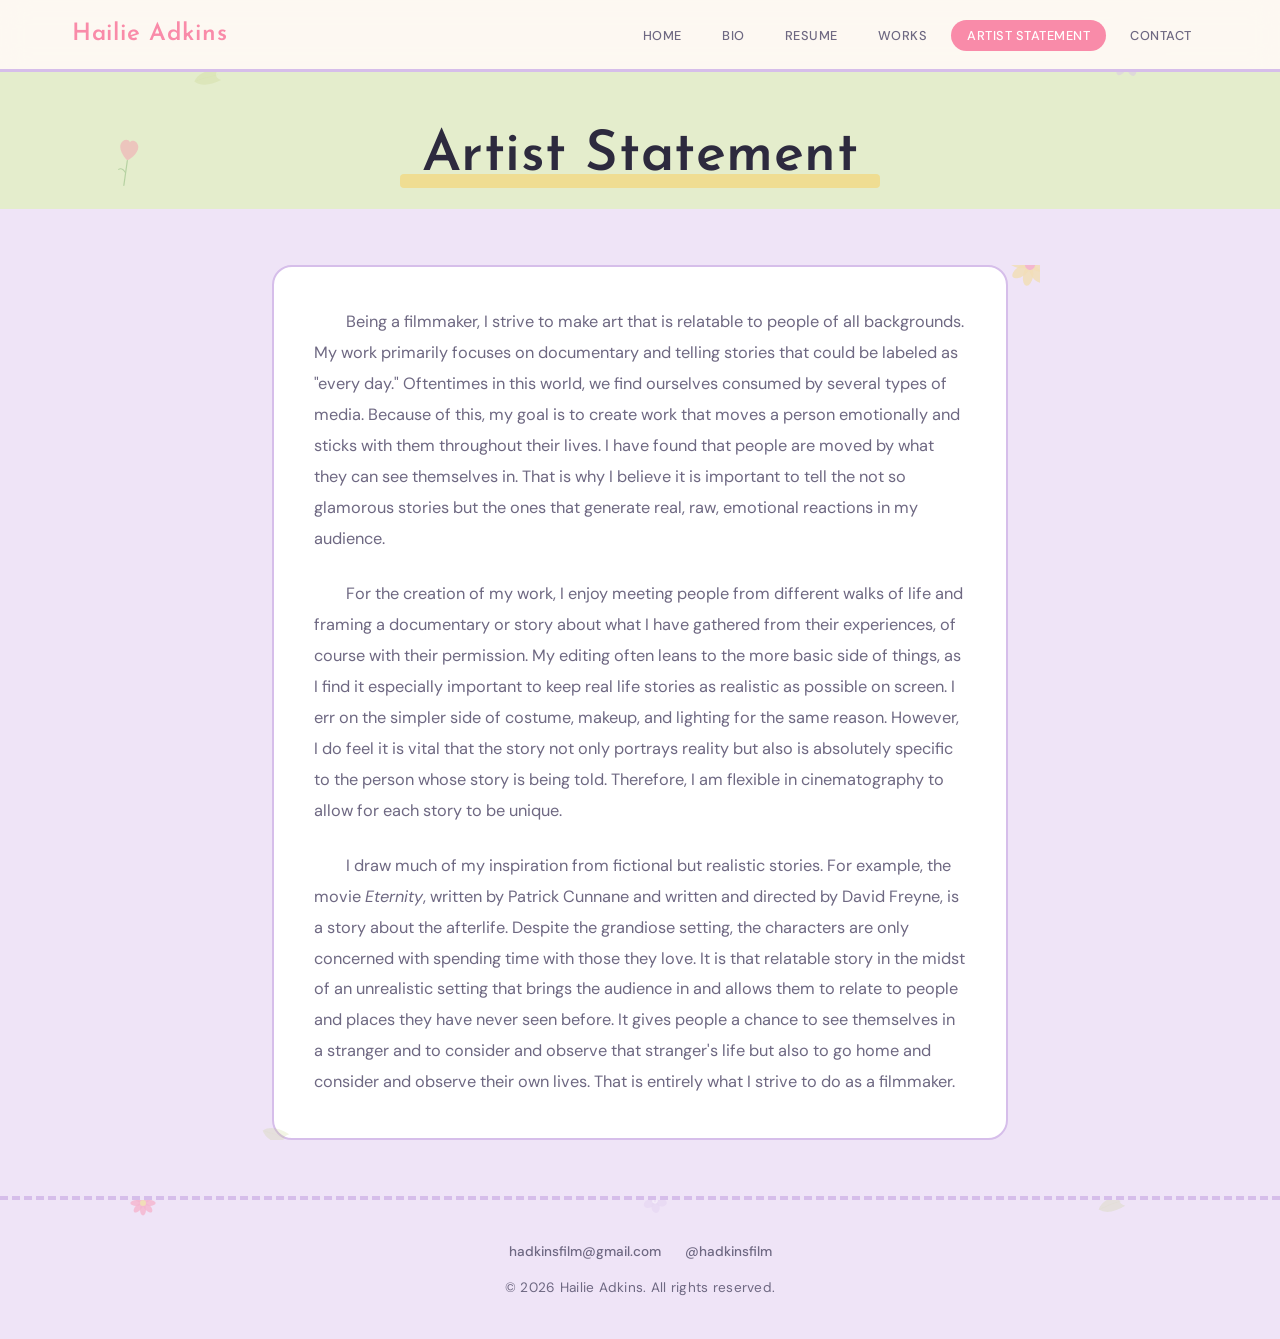
<file: artist-statement.html>
<!DOCTYPE html>
<html lang="en">
<head>
    <meta charset="UTF-8">
    <meta name="viewport" content="width=device-width, initial-scale=1.0">
    <title>Artist Statement — Hailie Adkins</title>
    <meta name="description" content="Artist statement by Hailie Adkins — creating relatable, emotionally moving documentary and narrative work.">
    <meta property="og:title" content="Artist Statement — Hailie Adkins">
    <meta property="og:description" content="My goal is to create work that moves a person emotionally and sticks with them throughout their lives.">
    <meta property="og:type" content="website">
    <link rel="preconnect" href="https://fonts.googleapis.com">
    <link rel="preconnect" href="https://fonts.gstatic.com" crossorigin>
    <link href="https://fonts.googleapis.com/css2?family=DM+Sans:wght@300;400;500;600&family=Josefin+Sans:wght@300;400;500;600;700&family=Lora:ital,wght@0,400;0,500;0,600;1,400&display=swap" rel="stylesheet">
    <link rel="icon" type="image/png" href="images/favicon.png">
    <link rel="stylesheet" href="css/style.css">
</head>
<body>
    <nav class="nav" id="main-nav">
        <div class="nav__inner">
            <a href="index.html" class="nav__logo">Hailie Adkins</a>
            <button class="nav__toggle" id="nav-toggle" aria-label="Toggle navigation">
                <span></span><span></span><span></span>
            </button>
            <ul class="nav__links" id="nav-links">
                <li><a href="index.html">Home</a></li>
                <li><a href="bio.html">Bio</a></li>
                <li><a href="resume.html">Resume</a></li>
                <li><a href="works.html">Works</a></li>
                <li><a href="artist-statement.html" class="active">Artist Statement</a></li>
                <li><a href="contact.html">Contact</a></li>
            </ul>
        </div>
    </nav>

    <main class="main">
        <section class="page-header section--matcha">
            <div class="container">
                <h1>Artist Statement</h1>
            </div>
        </section>

        <section class="section section--lavender fade-in">
            <div class="container statement-container">
                <div class="statement-body">
                    <p>Being a filmmaker, I strive to make art that is relatable to people of all backgrounds. My work primarily focuses on documentary and telling stories that could be labeled as "every day." Oftentimes in this world, we find ourselves consumed by several types of media. Because of this, my goal is to create work that moves a person emotionally and sticks with them throughout their lives. I have found that people are moved by what they can see themselves in. That is why I believe it is important to tell the not so glamorous stories but the ones that generate real, raw, emotional reactions in my audience.</p>
                    <p>For the creation of my work, I enjoy meeting people from different walks of life and framing a documentary or story about what I have gathered from their experiences, of course with their permission. My editing often leans to the more basic side of things, as I find it especially important to keep real life stories as realistic as possible on screen. I err on the simpler side of costume, makeup, and lighting for the same reason. However, I do feel it is vital that the story not only portrays reality but also is absolutely specific to the person whose story is being told. Therefore, I am flexible in cinematography to allow for each story to be unique.</p>
                    <p>I draw much of my inspiration from fictional but realistic stories. For example, the movie <em>Eternity</em>, written by Patrick Cunnane and written and directed by David Freyne, is a story about the afterlife. Despite the grandiose setting, the characters are only concerned with spending time with those they love. It is that relatable story in the midst of an unrealistic setting that brings the audience in and allows them to relate to people and places they have never seen before. It gives people a chance to see themselves in a stranger and to consider and observe that stranger's life but also to go home and consider and observe their own lives. That is entirely what I strive to do as a filmmaker.</p>
                </div>
            </div>
        </section>
    </main>

    <button class="scroll-top" id="scroll-top" aria-label="Back to top">&uarr;</button>

    <footer class="footer">
        <div class="footer__inner">
            <div class="footer__social">
                <a href="mailto:hadkinsfilm@gmail.com">hadkinsfilm@gmail.com</a>
                <a href="https://instagram.com/hadkinsfilm" target="_blank" rel="noopener">@hadkinsfilm</a>
            </div>
            <p>&copy; 2026 Hailie Adkins. All rights reserved.</p>
        </div>
    </footer>

    <script src="js/main.js"></script>
    <script src="js/florals.js"></script>
</body>
</html>
</file>
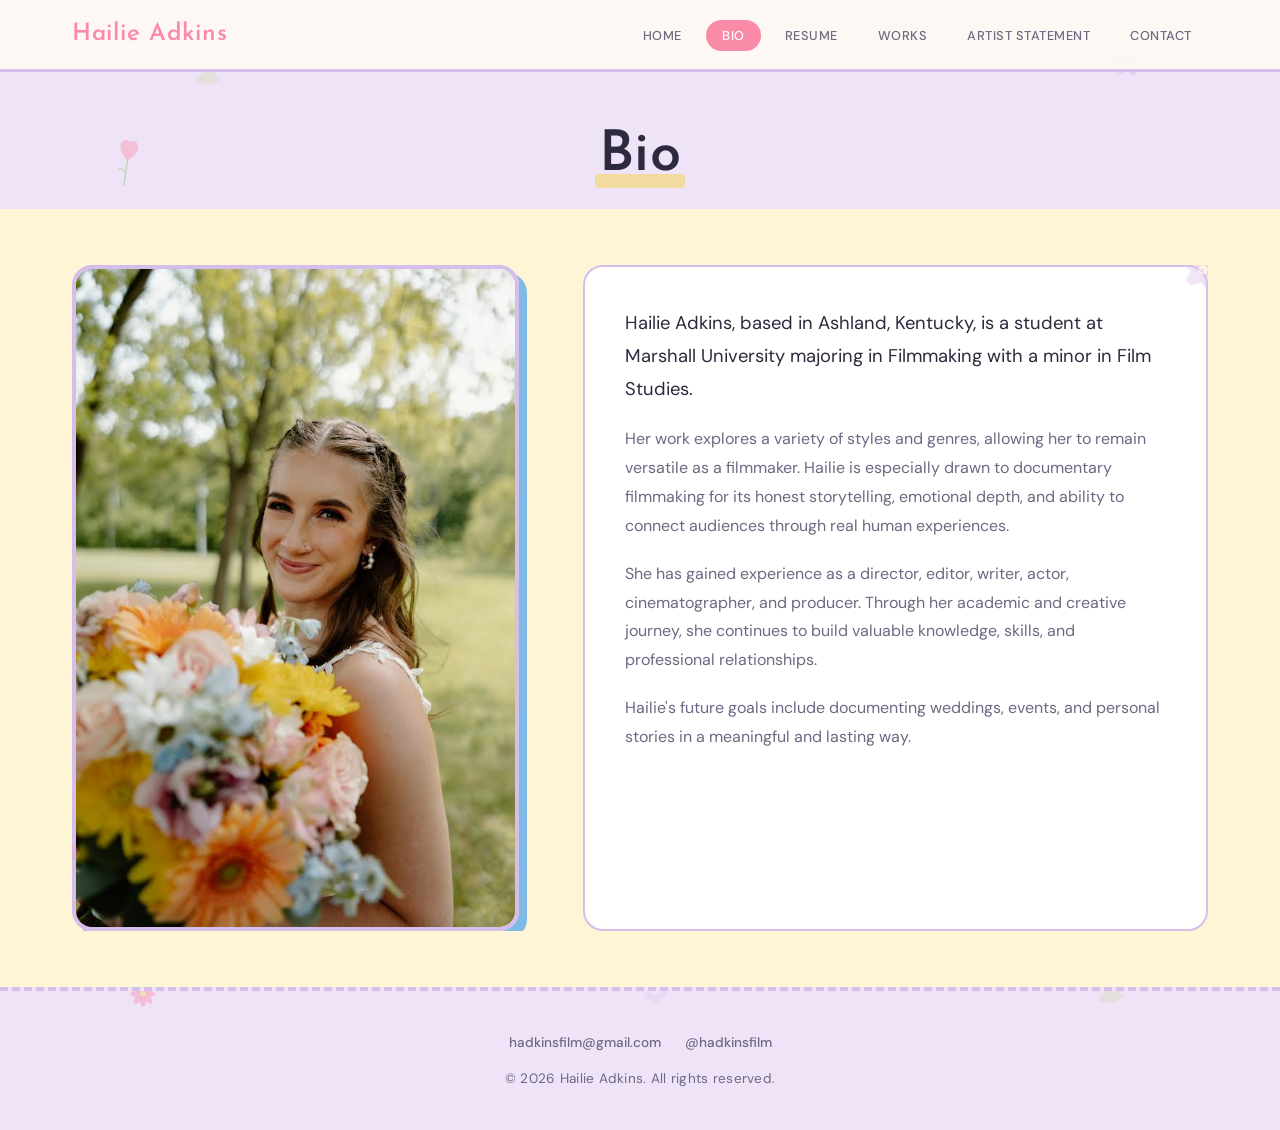
<file: bio.html>
<!DOCTYPE html>
<html lang="en">
<head>
    <meta charset="UTF-8">
    <meta name="viewport" content="width=device-width, initial-scale=1.0">
    <title>Bio — Hailie Adkins</title>
    <meta name="description" content="Learn about Hailie Adkins — filmmaker and photographer studying at Marshall University.">
    <meta property="og:title" content="Bio — Hailie Adkins">
    <meta property="og:description" content="Filmmaker and photographer studying at Marshall University, drawn to documentary storytelling.">
    <meta property="og:type" content="website">
    <link rel="preconnect" href="https://fonts.googleapis.com">
    <link rel="preconnect" href="https://fonts.gstatic.com" crossorigin>
    <link href="https://fonts.googleapis.com/css2?family=DM+Sans:wght@300;400;500;600&family=Josefin+Sans:wght@300;400;500;600;700&family=Lora:ital,wght@0,400;0,500;0,600;1,400&display=swap" rel="stylesheet">
    <link rel="icon" type="image/png" href="images/favicon.png">
    <link rel="stylesheet" href="css/style.css">
</head>
<body>
    <nav class="nav" id="main-nav">
        <div class="nav__inner">
            <a href="index.html" class="nav__logo">Hailie Adkins</a>
            <button class="nav__toggle" id="nav-toggle" aria-label="Toggle navigation">
                <span></span><span></span><span></span>
            </button>
            <ul class="nav__links" id="nav-links">
                <li><a href="index.html">Home</a></li>
                <li><a href="bio.html" class="active">Bio</a></li>
                <li><a href="resume.html">Resume</a></li>
                <li><a href="works.html">Works</a></li>
                <li><a href="artist-statement.html">Artist Statement</a></li>
                <li><a href="contact.html">Contact</a></li>
            </ul>
        </div>
    </nav>

    <main class="main">
        <section class="page-header section--lavender">
            <div class="container">
                <h1>Bio</h1>
            </div>
        </section>

        <section class="section section--butter fade-in">
            <div class="container">
                <div class="bio-layout">
                    <div class="bio-layout__image">
                        <img src="images/bio-photo.png" alt="Hailie Adkins" class="bio-portrait-img" loading="lazy">
                    </div>
                    <div class="bio-layout__text">
                        <p class="bio-lead">Hailie Adkins, based in Ashland, Kentucky, is a student at Marshall University majoring in Filmmaking with a minor in Film Studies.</p>
                        <p>Her work explores a variety of styles and genres, allowing her to remain versatile as a filmmaker. Hailie is especially drawn to documentary filmmaking for its honest storytelling, emotional depth, and ability to connect audiences through real human experiences.</p>
                        <p>She has gained experience as a director, editor, writer, actor, cinematographer, and producer. Through her academic and creative journey, she continues to build valuable knowledge, skills, and professional relationships.</p>
                        <p>Hailie's future goals include documenting weddings, events, and personal stories in a meaningful and lasting way.</p>
                    </div>
                </div>
            </div>
        </section>
    </main>

    <button class="scroll-top" id="scroll-top" aria-label="Back to top">&uarr;</button>

    <footer class="footer">
        <div class="footer__inner">
            <div class="footer__social">
                <a href="mailto:hadkinsfilm@gmail.com">hadkinsfilm@gmail.com</a>
                <a href="https://instagram.com/hadkinsfilm" target="_blank" rel="noopener">@hadkinsfilm</a>
            </div>
            <p>&copy; 2026 Hailie Adkins. All rights reserved.</p>
        </div>
    </footer>

    <script src="js/main.js"></script>
    <script src="js/florals.js"></script>
</body>
</html>
</file>
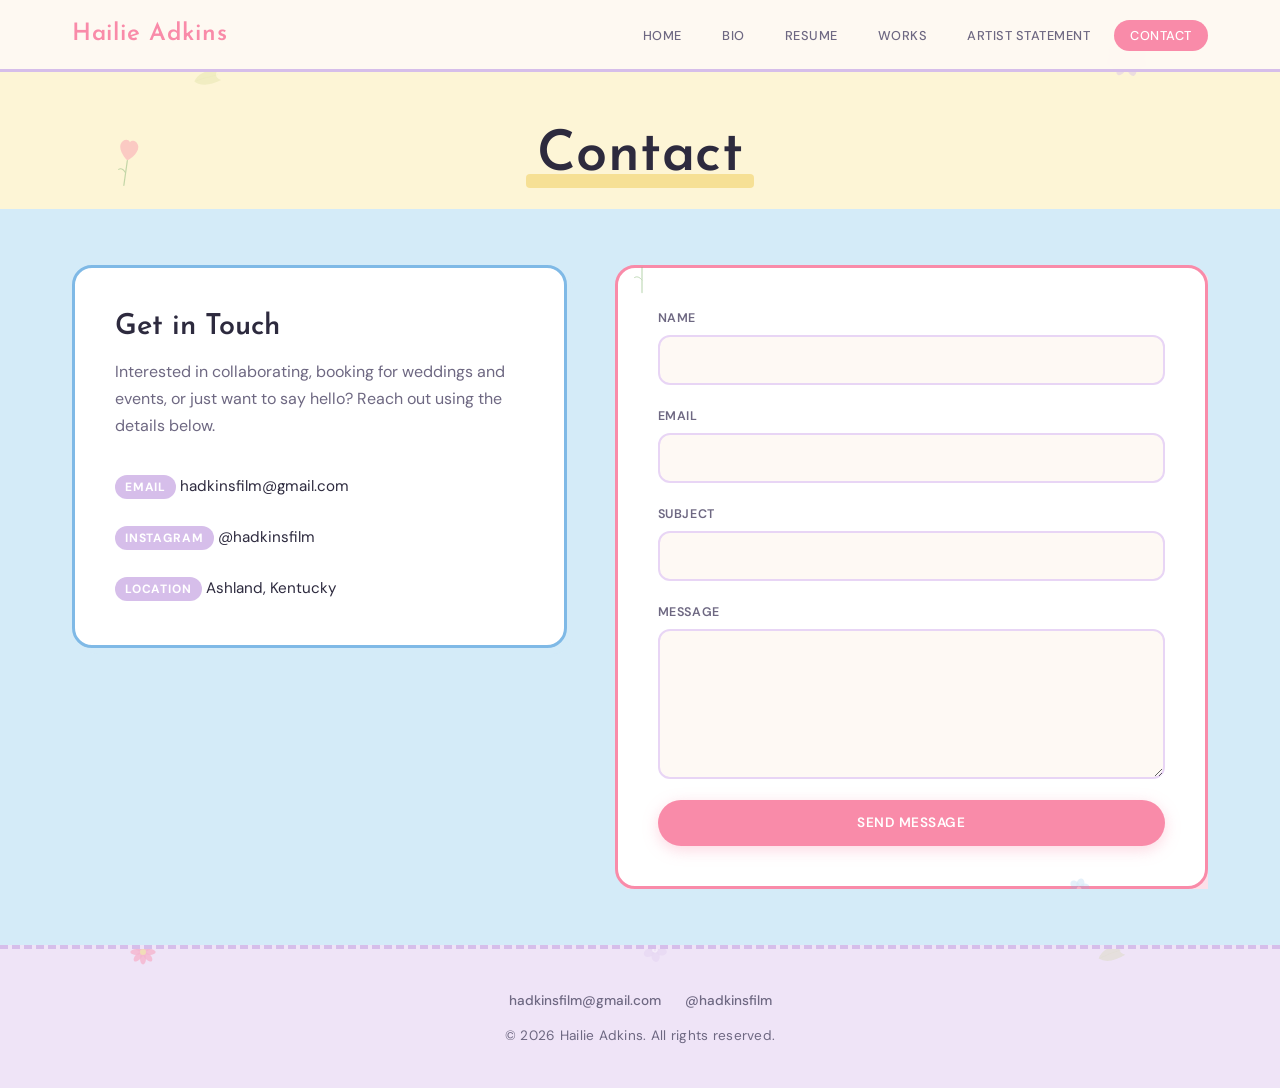
<file: contact.html>
<!DOCTYPE html>
<html lang="en">
<head>
    <meta charset="UTF-8">
    <meta name="viewport" content="width=device-width, initial-scale=1.0">
    <title>Contact — Hailie Adkins</title>
    <meta name="description" content="Get in touch with Hailie Adkins for collaborations, weddings, events, or inquiries.">
    <meta property="og:title" content="Contact — Hailie Adkins">
    <meta property="og:description" content="Reach out for collaborations, bookings, weddings, events, or just to say hello.">
    <meta property="og:type" content="website">
    <link rel="preconnect" href="https://fonts.googleapis.com">
    <link rel="preconnect" href="https://fonts.gstatic.com" crossorigin>
    <link href="https://fonts.googleapis.com/css2?family=DM+Sans:wght@300;400;500;600&family=Josefin+Sans:wght@300;400;500;600;700&family=Lora:ital,wght@0,400;0,500;0,600;1,400&display=swap" rel="stylesheet">
    <link rel="icon" type="image/png" href="images/favicon.png">
    <link rel="stylesheet" href="css/style.css">
</head>
<body>
    <nav class="nav" id="main-nav">
        <div class="nav__inner">
            <a href="index.html" class="nav__logo">Hailie Adkins</a>
            <button class="nav__toggle" id="nav-toggle" aria-label="Toggle navigation">
                <span></span><span></span><span></span>
            </button>
            <ul class="nav__links" id="nav-links">
                <li><a href="index.html">Home</a></li>
                <li><a href="bio.html">Bio</a></li>
                <li><a href="resume.html">Resume</a></li>
                <li><a href="works.html">Works</a></li>
                <li><a href="artist-statement.html">Artist Statement</a></li>
                <li><a href="contact.html" class="active">Contact</a></li>
            </ul>
        </div>
    </nav>

    <main class="main">
        <section class="page-header section--butter">
            <div class="container">
                <h1>Contact</h1>
            </div>
        </section>

        <section class="section section--sky fade-in">
            <div class="container">
                <div class="contact-layout">
                    <div class="contact-info">
                        <h2>Get in Touch</h2>
                        <p>Interested in collaborating, booking for weddings and events, or just want to say hello? Reach out using the details below.</p>
                        <div class="contact-details">
                            <div class="contact-detail">
                                <strong>Email</strong>
                                <a href="mailto:hadkinsfilm@gmail.com">hadkinsfilm@gmail.com</a>
                            </div>
                            <div class="contact-detail">
                                <strong>Instagram</strong>
                                <a href="https://instagram.com/hadkinsfilm" target="_blank" rel="noopener">@hadkinsfilm</a>
                            </div>
                            <div class="contact-detail">
                                <strong>Location</strong>
                                <span>Ashland, Kentucky</span>
                            </div>
                        </div>
                    </div>
                    <form class="contact-form" id="contact-form"
                          action="https://docs.google.com/forms/d/e/1FAIpQLSeRc1t3wn0P84mQkkHtr6bB_QVex908BZFYk8207K9xwh3K_g/formResponse"
                          method="POST" target="hidden-form-iframe">
                        <div class="form-group">
                            <label for="name">Name</label>
                            <input type="text" id="name" name="entry.1246634760" required>
                        </div>
                        <div class="form-group">
                            <label for="email">Email</label>
                            <input type="email" id="email" name="entry.1243855798" required>
                        </div>
                        <div class="form-group">
                            <label for="subject">Subject</label>
                            <input type="text" id="subject" name="entry.348221351">
                        </div>
                        <div class="form-group">
                            <label for="message">Message</label>
                            <textarea id="message" name="entry.1154540764" rows="6" required></textarea>
                        </div>
                        <button type="submit" class="btn btn--primary">Send Message</button>
                        <div class="form-success" id="form-success">Message sent! We'll get back to you soon.</div>
                    </form>
                    <iframe name="hidden-form-iframe" id="hidden-form-iframe" style="display:none;"></iframe>
                </div>
            </div>
        </section>
    </main>

    <button class="scroll-top" id="scroll-top" aria-label="Back to top">&uarr;</button>

    <footer class="footer">
        <div class="footer__inner">
            <div class="footer__social">
                <a href="mailto:hadkinsfilm@gmail.com">hadkinsfilm@gmail.com</a>
                <a href="https://instagram.com/hadkinsfilm" target="_blank" rel="noopener">@hadkinsfilm</a>
            </div>
            <p>&copy; 2026 Hailie Adkins. All rights reserved.</p>
        </div>
    </footer>

    <script src="js/main.js"></script>
    <script src="js/florals.js"></script>
    <script>
    (function() {
        const form = document.getElementById('contact-form');
        const successMsg = document.getElementById('form-success');
        if (!form) return;

        form.addEventListener('submit', function() {
            setTimeout(function() {
                form.reset();
                successMsg.classList.add('visible');
                setTimeout(function() {
                    successMsg.classList.remove('visible');
                }, 5000);
            }, 500);
        });
    })();
    </script>
</body>
</html>
</file>
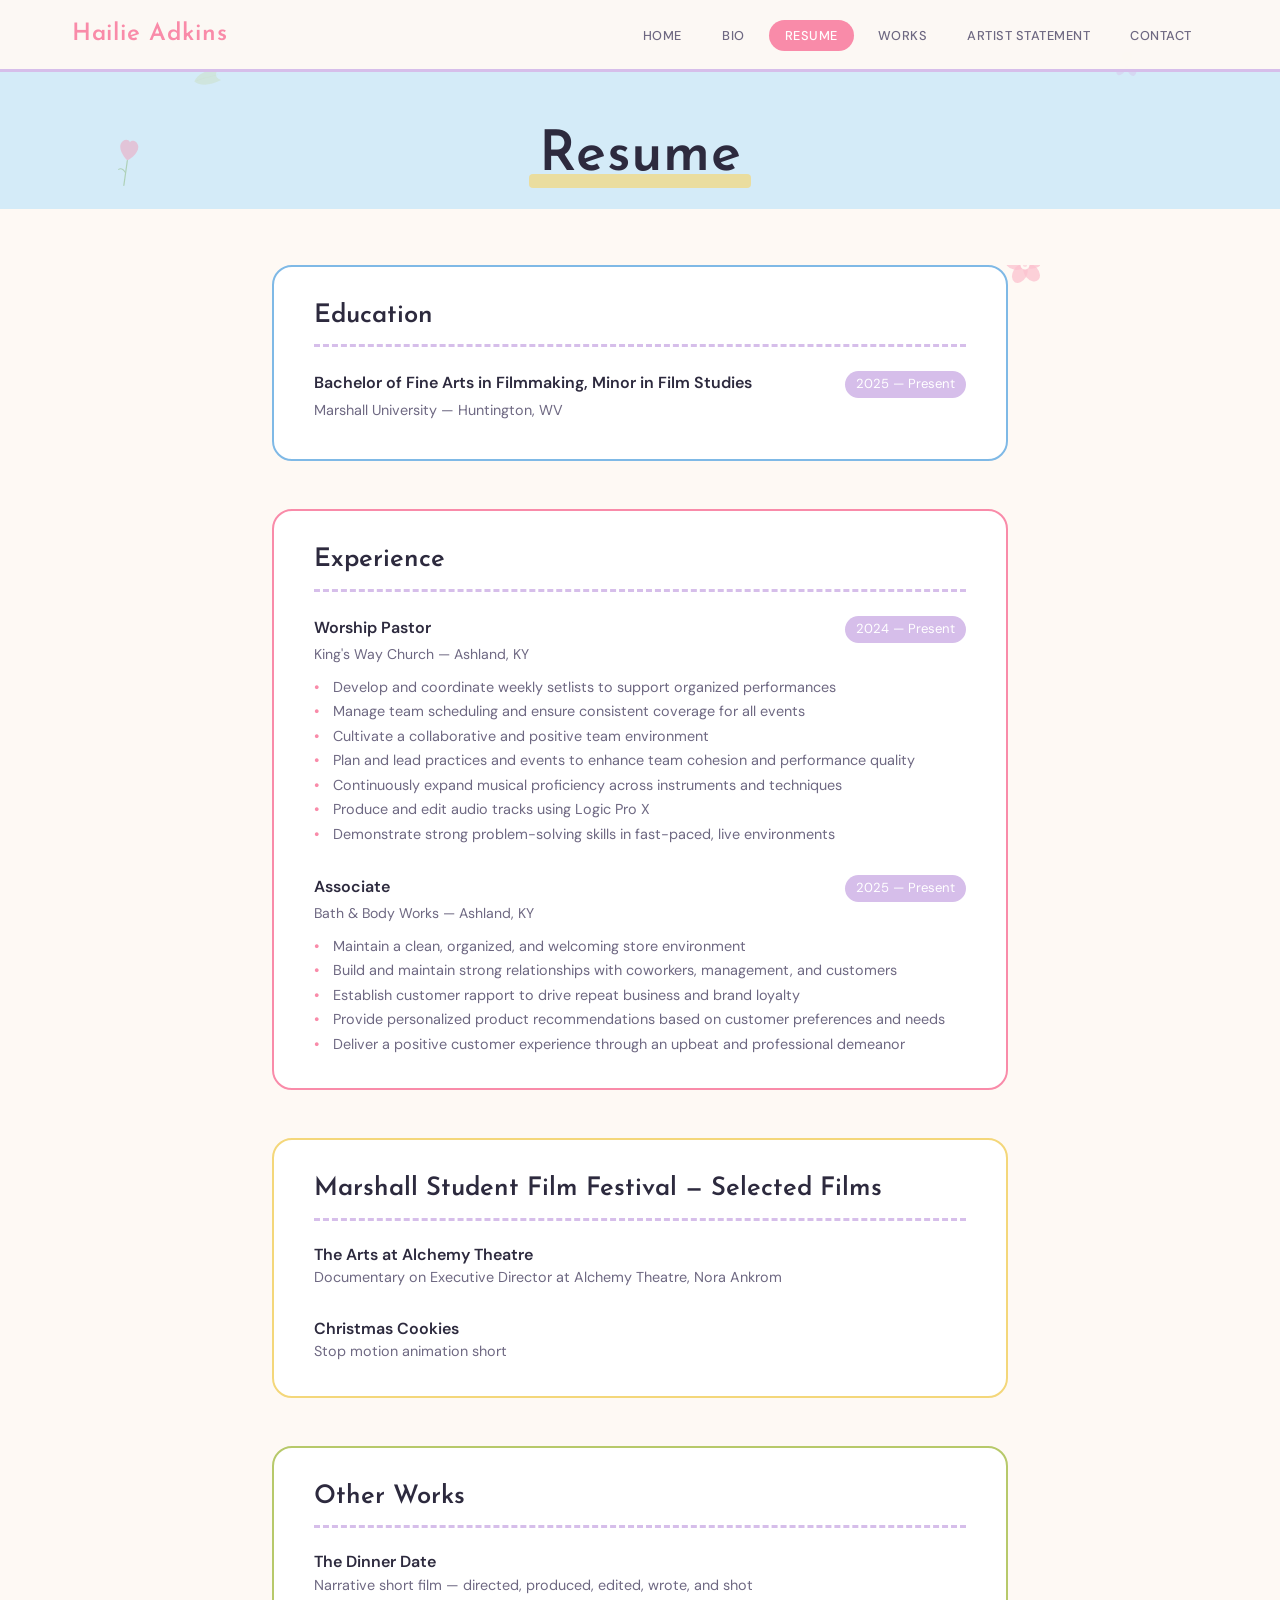
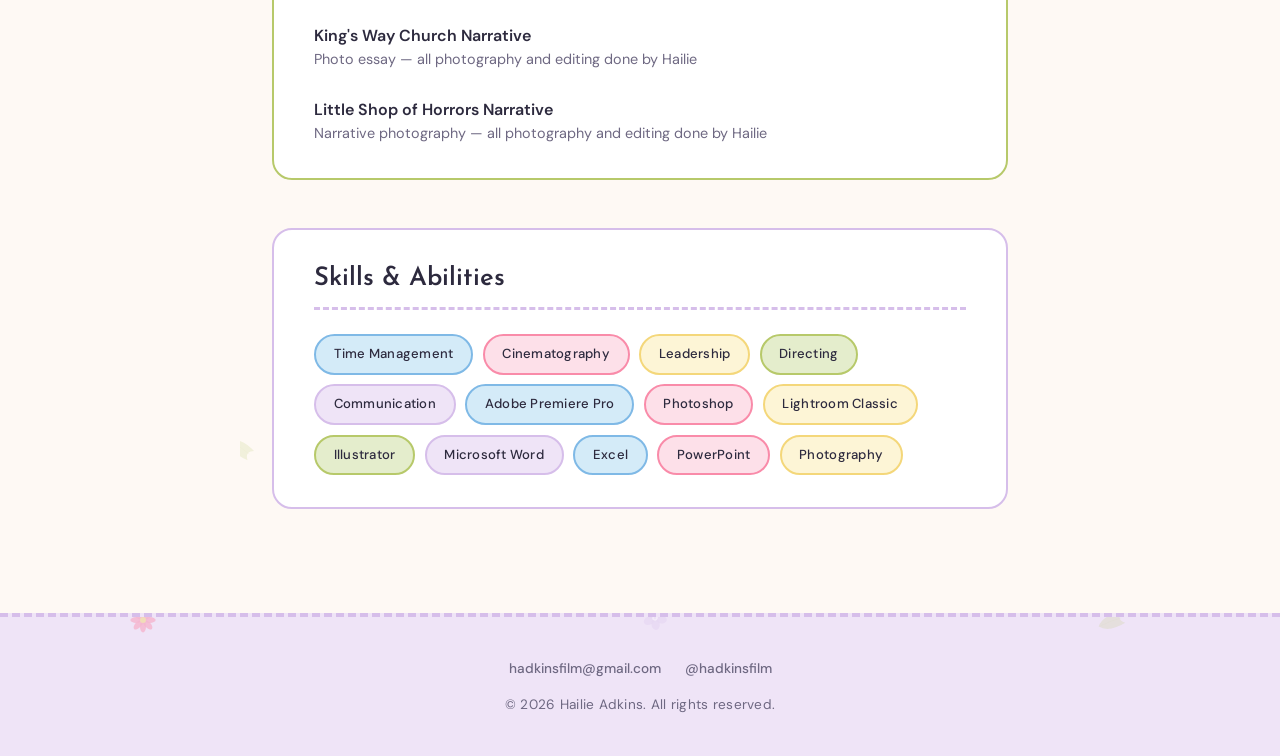
<file: resume.html>
<!DOCTYPE html>
<html lang="en">
<head>
    <meta charset="UTF-8">
    <meta name="viewport" content="width=device-width, initial-scale=1.0">
    <title>Resume — Hailie Adkins</title>
    <meta name="description" content="Resume of Hailie Adkins — BFA in Filmmaking, experience, selected films, and skills.">
    <meta property="og:title" content="Resume — Hailie Adkins">
    <meta property="og:description" content="Education, experience, film festival selections, and skills.">
    <meta property="og:type" content="website">
    <link rel="preconnect" href="https://fonts.googleapis.com">
    <link rel="preconnect" href="https://fonts.gstatic.com" crossorigin>
    <link href="https://fonts.googleapis.com/css2?family=DM+Sans:wght@300;400;500;600&family=Josefin+Sans:wght@300;400;500;600;700&family=Lora:ital,wght@0,400;0,500;0,600;1,400&display=swap" rel="stylesheet">
    <link rel="icon" type="image/png" href="images/favicon.png">
    <link rel="stylesheet" href="css/style.css">
</head>
<body>
    <nav class="nav" id="main-nav">
        <div class="nav__inner">
            <a href="index.html" class="nav__logo">Hailie Adkins</a>
            <button class="nav__toggle" id="nav-toggle" aria-label="Toggle navigation">
                <span></span><span></span><span></span>
            </button>
            <ul class="nav__links" id="nav-links">
                <li><a href="index.html">Home</a></li>
                <li><a href="bio.html">Bio</a></li>
                <li><a href="resume.html" class="active">Resume</a></li>
                <li><a href="works.html">Works</a></li>
                <li><a href="artist-statement.html">Artist Statement</a></li>
                <li><a href="contact.html">Contact</a></li>
            </ul>
        </div>
    </nav>

    <main class="main">
        <section class="page-header section--sky">
            <div class="container">
                <h1>Resume</h1>
            </div>
        </section>

        <section class="section fade-in">
            <div class="container resume-container">

                <div class="resume-section">
                    <h2>Education</h2>
                    <div class="resume-item">
                        <div class="resume-item__header">
                            <h3>Bachelor of Fine Arts in Filmmaking, Minor in Film Studies</h3>
                            <span class="resume-item__date">2025 — Present</span>
                        </div>
                        <p class="resume-item__org">Marshall University — Huntington, WV</p>
                    </div>
                </div>

                <div class="resume-section">
                    <h2>Experience</h2>
                    <div class="resume-item">
                        <div class="resume-item__header">
                            <h3>Worship Pastor</h3>
                            <span class="resume-item__date">2024 — Present</span>
                        </div>
                        <p class="resume-item__org">King's Way Church — Ashland, KY</p>
                        <ul class="resume-list">
                            <li>Develop and coordinate weekly setlists to support organized performances</li>
                            <li>Manage team scheduling and ensure consistent coverage for all events</li>
                            <li>Cultivate a collaborative and positive team environment</li>
                            <li>Plan and lead practices and events to enhance team cohesion and performance quality</li>
                            <li>Continuously expand musical proficiency across instruments and techniques</li>
                            <li>Produce and edit audio tracks using Logic Pro X</li>
                            <li>Demonstrate strong problem-solving skills in fast-paced, live environments</li>
                        </ul>
                    </div>
                    <div class="resume-item">
                        <div class="resume-item__header">
                            <h3>Associate</h3>
                            <span class="resume-item__date">2025 — Present</span>
                        </div>
                        <p class="resume-item__org">Bath &amp; Body Works — Ashland, KY</p>
                        <ul class="resume-list">
                            <li>Maintain a clean, organized, and welcoming store environment</li>
                            <li>Build and maintain strong relationships with coworkers, management, and customers</li>
                            <li>Establish customer rapport to drive repeat business and brand loyalty</li>
                            <li>Provide personalized product recommendations based on customer preferences and needs</li>
                            <li>Deliver a positive customer experience through an upbeat and professional demeanor</li>
                        </ul>
                    </div>
                </div>

                <div class="resume-section">
                    <h2>Marshall Student Film Festival — Selected Films</h2>
                    <div class="resume-item">
                        <div class="resume-item__header">
                            <h3>The Arts at Alchemy Theatre</h3>
                        </div>
                        <p>Documentary on Executive Director at Alchemy Theatre, Nora Ankrom</p>
                    </div>
                    <div class="resume-item">
                        <div class="resume-item__header">
                            <h3>Christmas Cookies</h3>
                        </div>
                        <p>Stop motion animation short</p>
                    </div>
                </div>

                <div class="resume-section">
                    <h2>Other Works</h2>
                    <div class="resume-item">
                        <div class="resume-item__header">
                            <h3>The Dinner Date</h3>
                        </div>
                        <p>Narrative short film — directed, produced, edited, wrote, and shot</p>
                    </div>
                    <div class="resume-item">
                        <div class="resume-item__header">
                            <h3>King's Way Church Narrative</h3>
                        </div>
                        <p>Photo essay — all photography and editing done by Hailie</p>
                    </div>
                    <div class="resume-item">
                        <div class="resume-item__header">
                            <h3>Little Shop of Horrors Narrative</h3>
                        </div>
                        <p>Narrative photography — all photography and editing done by Hailie</p>
                    </div>
                </div>

                <div class="resume-section">
                    <h2>Skills &amp; Abilities</h2>
                    <div class="skills-grid">
                        <span class="skill-tag">Time Management</span>
                        <span class="skill-tag">Cinematography</span>
                        <span class="skill-tag">Leadership</span>
                        <span class="skill-tag">Directing</span>
                        <span class="skill-tag">Communication</span>
                        <span class="skill-tag">Adobe Premiere Pro</span>
                        <span class="skill-tag">Photoshop</span>
                        <span class="skill-tag">Lightroom Classic</span>
                        <span class="skill-tag">Illustrator</span>
                        <span class="skill-tag">Microsoft Word</span>
                        <span class="skill-tag">Excel</span>
                        <span class="skill-tag">PowerPoint</span>
                        <span class="skill-tag">Photography</span>
                    </div>
                </div>

            </div>
        </section>
    </main>

    <button class="scroll-top" id="scroll-top" aria-label="Back to top">&uarr;</button>

    <footer class="footer">
        <div class="footer__inner">
            <div class="footer__social">
                <a href="mailto:hadkinsfilm@gmail.com">hadkinsfilm@gmail.com</a>
                <a href="https://instagram.com/hadkinsfilm" target="_blank" rel="noopener">@hadkinsfilm</a>
            </div>
            <p>&copy; 2026 Hailie Adkins. All rights reserved.</p>
        </div>
    </footer>

    <script src="js/main.js"></script>
    <script src="js/florals.js"></script>
</body>
</html>
</file>
<file: css/style.css>
/* ============================================
   RESET & BASE
   ============================================ */
*,
*::before,
*::after {
    margin: 0;
    padding: 0;
    box-sizing: border-box;
}

:root {
    --sky: #7FB9E6;
    --lavender: #D6BEEA;
    --butter: #F4D77A;
    --matcha: #B7C96A;
    --pink: #F98BA9;
    --tangerine: #FF8F45;

    --sky-light: #d4ebf8;
    --lavender-light: #efe4f7;
    --butter-light: #fdf5d6;
    --matcha-light: #e4edcc;
    --pink-light: #fde0e9;

    --color-bg: #fef9f4;
    --color-surface: #ffffff;
    --color-text: #2d2a3e;
    --color-text-muted: #6e6882;
    --color-border: #e8d5f5;

    --font-sans: 'DM Sans', -apple-system, BlinkMacSystemFont, sans-serif;
    --font-serif: 'Lora', Georgia, serif;
    --font-display: 'Josefin Sans', sans-serif;

    --nav-height: 72px;
    --container-max: 1200px;
    --container-narrow: 800px;
    --radius: 20px;
    --radius-sm: 12px;
    --radius-pill: 50px;

    --transition: 0.3s cubic-bezier(0.4, 0, 0.2, 1);
}

html {
    font-size: 16px;
    scroll-behavior: smooth;
}

body {
    font-family: var(--font-sans);
    color: var(--color-text);
    background-color: var(--color-bg);
    line-height: 1.7;
    -webkit-font-smoothing: antialiased;
    animation: pageLoad 0.5s ease;
}

@keyframes pageLoad {
    from { opacity: 0; }
    to { opacity: 1; }
}

::selection {
    background: var(--pink-light);
    color: var(--color-text);
}

::-moz-selection {
    background: var(--pink-light);
    color: var(--color-text);
}

img {
    max-width: 100%;
    display: block;
}

a {
    color: var(--color-text);
    text-decoration: none;
    transition: color var(--transition);
}

:focus-visible {
    outline: 3px solid var(--pink);
    outline-offset: 2px;
    border-radius: 4px;
}

.fade-in {
    opacity: 0;
    transform: translateY(20px);
    transition: opacity 0.6s ease, transform 0.6s ease;
}

.fade-in.visible {
    opacity: 1;
    transform: translateY(0);
}

.scroll-top {
    position: fixed;
    bottom: 2rem;
    right: 2rem;
    width: 44px;
    height: 44px;
    background: var(--pink);
    color: #fff;
    border: none;
    border-radius: 50%;
    font-size: 1.3rem;
    cursor: pointer;
    display: flex;
    align-items: center;
    justify-content: center;
    opacity: 0;
    pointer-events: none;
    transition: all var(--transition);
    box-shadow: 0 4px 15px rgba(249, 139, 169, 0.35);
    z-index: 999;
}

.scroll-top.visible {
    opacity: 1;
    pointer-events: auto;
}

.scroll-top:hover {
    background: #e87a98;
    transform: translateY(-3px);
    box-shadow: 0 6px 20px rgba(249, 139, 169, 0.5);
}

h1, h2, h3, h4 {
    font-family: var(--font-serif);
    font-weight: 400;
    line-height: 1.3;
}

/* ============================================
   UTILITIES
   ============================================ */
.container {
    width: 100%;
    max-width: var(--container-max);
    margin: 0 auto;
    padding: 0 2rem;
}

.section {
    padding: 3.5rem 0;
}

.btn {
    display: inline-block;
    padding: 0.9rem 2.4rem;
    font-family: var(--font-sans);
    font-size: 0.85rem;
    font-weight: 600;
    letter-spacing: 0.04em;
    text-transform: uppercase;
    border: none;
    cursor: pointer;
    border-radius: var(--radius-pill);
    transition: all var(--transition);
}

.btn--primary {
    background: var(--pink);
    color: #fff;
    box-shadow: 0 4px 15px rgba(249, 139, 169, 0.35);
}

.btn--primary:hover {
    background: #e87a98;
    color: #fff;
    transform: translateY(-2px);
    box-shadow: 0 6px 20px rgba(249, 139, 169, 0.45);
}

.link-arrow {
    font-family: var(--font-display);
    font-size: 1.05rem;
    font-weight: 600;
    color: var(--pink);
    border-bottom: 2px dashed var(--pink);
    padding-bottom: 2px;
}

.link-arrow:hover {
    color: #e87a98;
    border-bottom-color: #e87a98;
}

/* ============================================
   DECORATIVE BLOBS (CSS only)
   ============================================ */
.blob {
    position: absolute;
    border-radius: 50% 40% 60% 45% / 55% 50% 45% 50%;
    opacity: 0.35;
    pointer-events: none;
    z-index: 0;
}

.blob--pink { background: var(--pink); }
.blob--sky { background: var(--sky); }
.blob--butter { background: var(--butter); }
.blob--lavender { background: var(--lavender); }
.blob--matcha { background: var(--matcha); }

/* ============================================
   DECORATIVE FLORALS
   ============================================ */
.floral {
    position: absolute;
    pointer-events: none;
    z-index: 0;
}

.floral svg {
    display: block;
}

/* Sizes */
.floral--sm { width: 30px; height: 30px; }
.floral--md { width: 50px; height: 50px; }
.floral--lg { width: 75px; height: 75px; }
.floral--xl { width: 100px; height: 100px; }

.floral--sm svg,
.floral--md svg,
.floral--lg svg,
.floral--xl svg {
    width: 100%;
    height: 100%;
}

/* Gentle float animation */
.floral--float {
    animation: floralFloat 6s ease-in-out infinite;
}

.floral--float-delay {
    animation: floralFloat 7s ease-in-out infinite 2s;
}

.floral--float-slow {
    animation: floralFloat 9s ease-in-out infinite 1s;
}

@keyframes floralFloat {
    0%, 100% { transform: translate(0, 0) rotate(0deg); }
    25% { transform: translate(4px, -8px) rotate(5deg); }
    50% { transform: translate(-3px, -4px) rotate(-3deg); }
    75% { transform: translate(5px, -6px) rotate(4deg); }
}

/* Spin variant for daisies */
.floral--spin {
    animation: floralSpin 20s linear infinite;
}

@keyframes floralSpin {
    from { transform: rotate(0deg); }
    to { transform: rotate(360deg); }
}

/* Opacity variants */
.floral--faint { opacity: 0.3; }
.floral--soft { opacity: 0.5; }
.floral--vivid { opacity: 0.75; }

/* ============================================
   NAVIGATION
   ============================================ */
.nav {
    position: fixed;
    top: 0;
    left: 0;
    right: 0;
    height: var(--nav-height);
    background: rgba(254, 249, 244, 0.95);
    backdrop-filter: blur(14px);
    -webkit-backdrop-filter: blur(14px);
    border-bottom: 3px solid var(--lavender);
    z-index: 1000;
    overflow: visible;
}

.nav__inner {
    max-width: var(--container-max);
    margin: 0 auto;
    padding: 0 2rem;
    height: 100%;
    display: flex;
    align-items: center;
    justify-content: space-between;
}

.nav__logo {
    font-family: var(--font-display);
    font-size: 1.5rem;
    font-weight: 600;
    letter-spacing: 0.03em;
    color: var(--pink);
}

.nav__logo:hover {
    color: #e87a98;
}

.nav__links {
    list-style: none;
    display: flex;
    gap: 0.5rem;
}

.nav__links a {
    font-size: 0.8rem;
    font-weight: 500;
    letter-spacing: 0.04em;
    text-transform: uppercase;
    color: var(--color-text-muted);
    padding: 0.45rem 1rem;
    border-radius: var(--radius-pill);
    transition: all var(--transition);
}

.nav__links a:hover {
    background: var(--pink-light);
    color: var(--color-text);
}

.nav__links a.active {
    background: var(--pink);
    color: #fff;
}

.nav__toggle {
    display: none;
    background: none;
    border: none;
    cursor: pointer;
    width: 28px;
    height: 20px;
    position: relative;
    z-index: 1001;
}

.nav__toggle span {
    display: block;
    width: 100%;
    height: 2px;
    background: var(--color-text);
    border-radius: 2px;
    position: absolute;
    left: 0;
    transition: all var(--transition);
}

.nav__toggle span:nth-child(1) { top: 0; }
.nav__toggle span:nth-child(2) { top: 50%; transform: translateY(-50%); }
.nav__toggle span:nth-child(3) { bottom: 0; }

.nav__toggle.open span:nth-child(1) {
    top: 50%;
    transform: translateY(-50%) rotate(45deg);
}
.nav__toggle.open span:nth-child(2) { opacity: 0; }
.nav__toggle.open span:nth-child(3) {
    bottom: 50%;
    transform: translateY(50%) rotate(-45deg);
}

/* ============================================
   HERO
   ============================================ */
.hero {
    display: flex;
    align-items: center;
    justify-content: center;
    text-align: center;
    padding: calc(var(--nav-height) + 3rem) 2rem 3rem;
    position: relative;
    overflow: hidden;
    background: linear-gradient(160deg, var(--lavender-light) 0%, var(--pink-light) 30%, var(--butter-light) 60%, var(--sky-light) 100%);
}

.hero__blob-1 {
    width: 350px;
    height: 350px;
    top: 10%;
    left: -80px;
    animation: floatBlob 8s ease-in-out infinite;
}

.hero__blob-2 {
    width: 250px;
    height: 250px;
    bottom: 15%;
    right: -50px;
    animation: floatBlob 10s ease-in-out infinite reverse;
}

.hero__blob-3 {
    width: 180px;
    height: 180px;
    top: 60%;
    left: 20%;
    animation: floatBlob 12s ease-in-out infinite 2s;
}

@keyframes floatBlob {
    0%, 100% { transform: translate(0, 0) rotate(0deg); }
    33% { transform: translate(20px, -15px) rotate(5deg); }
    66% { transform: translate(-10px, 10px) rotate(-3deg); }
}

.hero__content {
    position: relative;
    z-index: 1;
}

.hero__title {
    font-family: var(--font-display);
    font-size: clamp(3rem, 8vw, 5.5rem);
    font-weight: 600;
    color: var(--color-text);
    margin-bottom: 0.4rem;
    line-height: 1.15;
    letter-spacing: -0.01em;
}

.hero__subtitle {
    font-family: var(--font-sans);
    font-size: 1rem;
    color: var(--color-text-muted);
    letter-spacing: 0.2em;
    text-transform: uppercase;
    font-weight: 400;
    margin-bottom: 2.5rem;
    background: var(--color-surface);
    display: inline-block;
    padding: 0.4rem 1.5rem;
    border-radius: var(--radius-pill);
    border: 2px solid var(--lavender);
}

/* ============================================
   COLORED SECTIONS
   ============================================ */
.section--pink {
    background: var(--pink-light);
}

.section--sky {
    background: var(--sky-light);
}

.section--lavender {
    background: var(--lavender-light);
}

.section--butter {
    background: var(--butter-light);
}

.section--matcha {
    background: var(--matcha-light);
}

/* ============================================
   HOME INTRO
   ============================================ */
.home-intro {
    position: relative;
    overflow: hidden;
}

.home-intro__grid {
    display: grid;
    grid-template-columns: 1fr 1fr;
    gap: 4rem;
    align-items: center;
}

.home-intro__text h2 {
    font-family: var(--font-display);
    font-size: 2rem;
    font-weight: 600;
    margin-bottom: 1rem;
    color: var(--color-text);
}

.home-intro__text p {
    color: var(--color-text-muted);
    margin-bottom: 1.5rem;
    max-width: 480px;
    font-size: 1rem;
    line-height: 1.8;
}

.home-featured-img {
    width: 100%;
    border-radius: var(--radius);
    object-fit: cover;
    max-height: 500px;
    border: 4px solid var(--butter);
    box-shadow: 8px 8px 0 var(--pink);
}

.home-reel {
    width: 100%;
    border-radius: var(--radius) var(--radius) 0 0;
    border: 4px solid var(--butter);
    border-bottom: none;
    box-shadow: 8px 8px 0 var(--pink);
    display: block;
}

.reel-controls {
    display: flex;
    align-items: center;
    gap: 0.75rem;
    padding: 0.6rem 1rem;
    background: var(--color-surface);
    border: 4px solid var(--butter);
    border-top: 2px solid var(--butter-light);
    border-radius: 0 0 var(--radius) var(--radius);
    box-shadow: 8px 8px 0 var(--pink);
}

.reel-btn {
    background: none;
    border: none;
    cursor: pointer;
    padding: 0.3rem;
    border-radius: var(--radius-sm);
    color: var(--color-text);
    transition: background var(--transition), color var(--transition);
    display: flex;
    align-items: center;
    justify-content: center;
}

.reel-btn:hover {
    background: var(--pink-light);
    color: var(--pink);
}

.reel-icon {
    width: 22px;
    height: 22px;
}

.reel-btn--mute .reel-icon--muted {
    color: var(--pink);
}

.reel-progress-wrap {
    flex: 1;
    height: 6px;
    background: var(--color-border);
    border-radius: 3px;
    cursor: pointer;
    overflow: hidden;
}

.reel-progress-bar {
    height: 100%;
    width: 0;
    background: var(--pink);
    border-radius: 3px;
    transition: width 0.15s linear;
}

/* ============================================
   PAGE HEADER
   ============================================ */
.page-header {
    padding-top: calc(var(--nav-height) + 3rem);
    padding-bottom: 1rem;
    text-align: center;
    position: relative;
    overflow: hidden;
}

.page-header h1 {
    font-family: var(--font-display);
    font-size: clamp(2.4rem, 5vw, 3.5rem);
    font-weight: 600;
    letter-spacing: 0.01em;
    color: var(--color-text);
    position: relative;
    z-index: 1;
    display: inline-block;
}

.page-header h1::after {
    content: '';
    position: absolute;
    bottom: 5px;
    left: -5%;
    width: 110%;
    height: 14px;
    background: var(--butter);
    border-radius: 4px;
    z-index: -1;
    opacity: 0.7;
}

/* ============================================
   BIO
   ============================================ */
.bio-layout {
    display: grid;
    grid-template-columns: 1fr 1.4fr;
    gap: 4rem;
    align-items: stretch;
}

.bio-layout__image {
    display: flex;
}

.bio-portrait-img {
    width: 100%;
    height: 100%;
    border-radius: var(--radius);
    object-fit: cover;
    border: 4px solid var(--lavender);
    box-shadow: 8px 8px 0 var(--sky);
}

.bio-layout__text {
    background: var(--color-surface);
    padding: 2.5rem;
    border-radius: var(--radius);
    border: 2px solid var(--lavender);
}

.bio-layout__text p {
    margin-bottom: 1.2rem;
    color: var(--color-text-muted);
    line-height: 1.8;
}

.bio-lead {
    font-size: 1.15rem;
    color: var(--color-text) !important;
    line-height: 1.8;
}

/* ============================================
   RESUME
   ============================================ */
.resume-container {
    max-width: var(--container-narrow);
}

.resume-section {
    margin-bottom: 3rem;
    background: var(--color-surface);
    padding: 2rem 2.5rem;
    border-radius: var(--radius);
    border: 2px solid var(--color-border);
    transition: transform var(--transition), box-shadow var(--transition);
}

.resume-section:hover {
    transform: translateY(-3px);
    box-shadow: 0 8px 25px rgba(0,0,0,0.06);
}

.resume-section:nth-child(1) { border-color: var(--sky); }
.resume-section:nth-child(2) { border-color: var(--pink); }
.resume-section:nth-child(3) { border-color: var(--butter); }
.resume-section:nth-child(4) { border-color: var(--matcha); }
.resume-section:nth-child(5) { border-color: var(--lavender); }

.resume-section h2 {
    font-family: var(--font-display);
    font-size: 1.6rem;
    font-weight: 600;
    margin-bottom: 1.5rem;
    padding-bottom: 0.75rem;
    border-bottom: 3px dashed var(--lavender);
}

.resume-item {
    margin-bottom: 1.8rem;
}

.resume-item:last-child {
    margin-bottom: 0;
}

.resume-item__header {
    display: flex;
    justify-content: space-between;
    align-items: baseline;
    flex-wrap: wrap;
    gap: 0.5rem;
}

.resume-item__header h3 {
    font-family: var(--font-sans);
    font-size: 1rem;
    font-weight: 600;
}

.resume-item__date {
    font-size: 0.82rem;
    color: #fff;
    background: var(--lavender);
    padding: 0.15rem 0.7rem;
    border-radius: var(--radius-pill);
}

.resume-item__org {
    font-size: 0.88rem;
    color: var(--color-text-muted);
    margin-bottom: 0.3rem;
}

.resume-item p:last-child {
    font-size: 0.9rem;
    color: var(--color-text-muted);
}

.resume-list {
    list-style: none;
    padding: 0;
    margin: 0.5rem 0 0;
}

.resume-list li {
    position: relative;
    padding-left: 1.2rem;
    font-size: 0.9rem;
    color: var(--color-text-muted);
    line-height: 1.7;
}

.resume-list li::before {
    content: "•";
    position: absolute;
    left: 0;
    color: var(--pink);
    font-weight: 600;
}

.skills-grid {
    display: flex;
    flex-wrap: wrap;
    gap: 0.6rem;
}

.skill-tag {
    padding: 0.45rem 1.1rem;
    font-size: 0.82rem;
    font-weight: 500;
    letter-spacing: 0.02em;
    border-radius: var(--radius-pill);
    color: var(--color-text);
    transition: transform var(--transition), box-shadow var(--transition);
}

.skill-tag:hover {
    transform: translateY(-2px);
    box-shadow: 0 3px 10px rgba(0,0,0,0.08);
}

.skill-tag:nth-child(5n+1) { background: var(--sky-light); border: 2px solid var(--sky); }
.skill-tag:nth-child(5n+2) { background: var(--pink-light); border: 2px solid var(--pink); }
.skill-tag:nth-child(5n+3) { background: var(--butter-light); border: 2px solid var(--butter); }
.skill-tag:nth-child(5n+4) { background: var(--matcha-light); border: 2px solid var(--matcha); }
.skill-tag:nth-child(5n+5) { background: var(--lavender-light); border: 2px solid var(--lavender); }

/* ============================================
   WORKS PAGE
   ============================================ */
.works-tabs {
    display: flex;
    gap: 0.5rem;
    margin-bottom: 3rem;
    justify-content: center;
}

.works-tab {
    padding: 0.7rem 2rem;
    background: var(--color-surface);
    border: 2px solid var(--lavender);
    font-family: var(--font-display);
    font-size: 1.05rem;
    font-weight: 600;
    letter-spacing: 0.03em;
    color: var(--color-text-muted);
    cursor: pointer;
    border-radius: var(--radius-pill);
    transition: all var(--transition);
}

.works-tab:hover {
    background: var(--lavender-light);
    color: var(--color-text);
}

.works-tab.active {
    background: var(--lavender);
    color: #fff;
    border-color: var(--lavender);
}

.works-panel {
    display: none;
}

.works-panel.active {
    display: block;
}

/* Gallery Grid — Polaroid Style */
.gallery-grid {
    display: flex;
    flex-wrap: wrap;
    gap: 3rem;
    justify-content: center;
    padding: 1rem 0;
}

.gallery-card {
    cursor: pointer;
    background: #fff;
    padding: 12px 12px 0 12px;
    width: 320px;
    border: none;
    border-radius: 4px;
    box-shadow:
        0 1px 3px rgba(0,0,0,0.08),
        0 6px 20px rgba(0,0,0,0.06);
    transition: all var(--transition);
    position: relative;
}

.gallery-card:nth-child(1) {
    transform: rotate(-2deg);
}

.gallery-card:nth-child(2) {
    transform: rotate(1.5deg);
}

.gallery-card:hover {
    transform: rotate(0deg) translateY(-8px) scale(1.02);
    box-shadow:
        0 4px 8px rgba(0,0,0,0.1),
        0 16px 40px rgba(0,0,0,0.12);
}

.gallery-card__image {
    overflow: hidden;
    border-radius: 2px;
}

.gallery-card__image img {
    width: 100%;
    height: 280px;
    object-fit: cover;
    display: block;
    transition: transform var(--transition);
}

.gallery-card:hover .gallery-card__image img {
    transform: scale(1.03);
}

.gallery-card__info {
    padding: 1rem 0.3rem 1.4rem;
    text-align: center;
    min-height: 80px;
}

.gallery-card__info h3 {
    font-family: var(--font-display);
    font-size: 1.05rem;
    font-weight: 600;
    margin-bottom: 0.25rem;
    color: var(--color-text);
}

.gallery-card__info p {
    font-size: 0.8rem;
    color: var(--color-text-muted);
    line-height: 1.5;
}

.gallery-card.active {
    box-shadow:
        0 0 0 3px var(--pink),
        0 8px 30px rgba(249, 139, 169, 0.25);
}

/* Gallery Viewer (inline expand) */
.gallery-viewer {
    display: none;
    margin-top: 2.5rem;
    padding: 2rem;
    background: var(--color-surface);
    border: 3px solid var(--sky);
    border-radius: var(--radius);
    position: relative;
    animation: fadeSlideDown 0.4s ease;
}

.gallery-viewer.open {
    display: block;
}

@keyframes fadeSlideDown {
    from { opacity: 0; transform: translateY(-10px); }
    to { opacity: 1; transform: translateY(0); }
}

.gallery-viewer__close {
    position: absolute;
    top: 0.8rem;
    right: 1rem;
    background: var(--pink);
    border: none;
    width: 36px;
    height: 36px;
    border-radius: 50%;
    font-size: 1.3rem;
    cursor: pointer;
    color: #fff;
    display: flex;
    align-items: center;
    justify-content: center;
    transition: all var(--transition);
}

.gallery-viewer__close:hover {
    background: #e87a98;
    transform: rotate(90deg);
}

.gallery-viewer__title {
    font-family: var(--font-display);
    font-size: 1.4rem;
    font-weight: 600;
    margin-bottom: 1.2rem;
}

.gallery-viewer__images {
    display: flex;
    flex-wrap: wrap;
    gap: 1.5rem;
    justify-content: center;
}

.gallery-viewer__images .polaroid-thumb {
    background: #fff;
    padding: 6px 6px 28px 6px;
    border-radius: 3px;
    box-shadow: 0 2px 8px rgba(0,0,0,0.08);
    cursor: pointer;
    transition: all var(--transition);
    width: 170px;
    flex-shrink: 0;
}

.gallery-viewer__images .polaroid-thumb:nth-child(odd) {
    transform: rotate(-1.5deg);
}

.gallery-viewer__images .polaroid-thumb:nth-child(even) {
    transform: rotate(1deg);
}

.gallery-viewer__images .polaroid-thumb:hover {
    transform: rotate(0deg) scale(1.05);
    box-shadow: 0 6px 20px rgba(0,0,0,0.15);
}

.gallery-viewer__images .polaroid-thumb img {
    width: 100%;
    height: 155px;
    object-fit: cover;
    display: block;
    border-radius: 2px;
}

/* Film Grid — Film Strip Style */
.film-grid {
    display: flex;
    flex-wrap: wrap;
    gap: 2.5rem;
    justify-content: center;
}

.film-card {
    cursor: pointer;
    background: #1a1a1a;
    border-radius: 6px;
    overflow: hidden;
    width: 300px;
    transition: all var(--transition);
    box-shadow: 0 4px 20px rgba(0,0,0,0.2);
    position: relative;
}

.film-card:hover {
    transform: translateY(-6px);
    box-shadow: 0 12px 35px rgba(0,0,0,0.3);
}

/* Sprocket holes along top and bottom */
.film-card::before,
.film-card::after {
    content: '';
    position: absolute;
    left: 0;
    right: 0;
    height: 18px;
    z-index: 2;
    background:
        repeating-linear-gradient(
            90deg,
            transparent 0px,
            transparent 14px,
            #1a1a1a 14px,
            #1a1a1a 18px,
            transparent 18px,
            transparent 22px,
            rgba(255,255,255,0.12) 22px,
            rgba(255,255,255,0.12) 30px,
            transparent 30px,
            transparent 34px,
            #1a1a1a 34px,
            #1a1a1a 38px,
            transparent 38px,
            transparent 52px
        );
}

.film-card::before {
    top: 0;
}

.film-card::after {
    bottom: 0;
}

.film-card__thumbnail {
    position: relative;
    overflow: hidden;
    margin: 18px 16px 0 16px;
    border-radius: 3px;
}

.film-card__thumbnail img {
    width: 100%;
    height: 180px;
    object-fit: cover;
    display: block;
    transition: transform var(--transition);
}

.film-card:hover .film-card__thumbnail img {
    transform: scale(1.05);
}

.film-card__play {
    position: absolute;
    top: 50%;
    left: 50%;
    transform: translate(-50%, -50%);
    width: 50px;
    height: 50px;
    background: var(--pink);
    color: #fff;
    border-radius: 50%;
    display: flex;
    align-items: center;
    justify-content: center;
    font-size: 1rem;
    opacity: 0;
    transition: all var(--transition);
    box-shadow: 0 4px 15px rgba(249, 139, 169, 0.5);
    z-index: 3;
}

.film-card:hover .film-card__play {
    opacity: 1;
}

.film-card__info {
    padding: 0.8rem 1.2rem 2rem;
    color: #e0e0e0;
}

.film-card__info h3 {
    font-family: var(--font-display);
    font-size: 1.05rem;
    font-weight: 600;
    margin-bottom: 0.15rem;
    color: #fff;
}

.film-card__year {
    font-size: 0.72rem;
    color: #1a1a1a;
    background: var(--butter);
    padding: 0.15rem 0.6rem;
    border-radius: var(--radius-pill);
    font-weight: 600;
}

.film-card__info p {
    font-size: 0.8rem;
    color: #aaa;
    margin-top: 0.4rem;
}

.film-card__role {
    font-size: 0.75rem;
    color: #888;
    font-style: italic;
}

.film-card.active {
    box-shadow:
        0 0 0 3px var(--pink),
        0 8px 30px rgba(249, 139, 169, 0.3);
}

/* Film Viewer (inline expand) */
.film-viewer {
    display: none;
    margin-top: 2.5rem;
    padding: 2rem;
    background: var(--color-surface);
    border: 3px solid var(--butter);
    border-radius: var(--radius);
    position: relative;
    animation: fadeSlideDown 0.4s ease;
}

.film-viewer.open {
    display: block;
}

.film-viewer__close {
    position: absolute;
    top: 0.8rem;
    right: 1rem;
    background: var(--pink);
    border: none;
    width: 36px;
    height: 36px;
    border-radius: 50%;
    font-size: 1.3rem;
    cursor: pointer;
    color: #fff;
    display: flex;
    align-items: center;
    justify-content: center;
    transition: all var(--transition);
}

.film-viewer__close:hover {
    background: #e87a98;
    transform: rotate(90deg);
}

.film-viewer__title {
    font-family: var(--font-display);
    font-size: 1.4rem;
    font-weight: 600;
    margin-bottom: 0.3rem;
}

.film-viewer__description {
    color: var(--color-text-muted);
    margin-bottom: 1.2rem;
}

.film-viewer__embed video {
    width: 100%;
    max-width: 800px;
    border-radius: var(--radius-sm);
    border: 3px solid var(--lavender);
}

/* ============================================
   ARTIST STATEMENT
   ============================================ */
.statement-container {
    max-width: var(--container-narrow);
}

.statement-quote {
    font-family: var(--font-serif);
    font-size: 1.6rem;
    font-style: italic;
    color: var(--color-text);
    background: var(--color-surface);
    border: 3px solid var(--pink);
    border-radius: var(--radius);
    padding: 2rem 2.5rem;
    margin-bottom: 2.5rem;
    position: relative;
    box-shadow: 6px 6px 0 var(--pink-light);
}

.statement-body {
    background: var(--color-surface);
    padding: 2.5rem;
    border-radius: var(--radius);
    border: 2px solid var(--lavender);
}

.statement-body p {
    color: var(--color-text-muted);
    margin-bottom: 1.5rem;
    font-size: 1.02rem;
    line-height: 1.9;
    text-indent: 2rem;
}

.statement-body p:last-child {
    margin-bottom: 0;
}

/* ============================================
   CONTACT
   ============================================ */
.contact-layout {
    display: grid;
    grid-template-columns: 1fr 1.2fr;
    gap: 3rem;
    align-items: start;
}

.contact-info {
    background: var(--color-surface);
    padding: 2.5rem;
    border-radius: var(--radius);
    border: 3px solid var(--sky);
    box-shadow: 6px 6px 0 var(--sky-light);
}

.contact-info h2 {
    font-family: var(--font-display);
    font-size: 1.8rem;
    font-weight: 600;
    margin-bottom: 0.8rem;
}

.contact-info > p {
    color: var(--color-text-muted);
    margin-bottom: 2rem;
}

.contact-details {
    display: flex;
    flex-direction: column;
    gap: 1.2rem;
}

.contact-detail strong {
    display: block;
    font-size: 0.75rem;
    letter-spacing: 0.08em;
    text-transform: uppercase;
    color: #fff;
    background: var(--lavender);
    display: inline-block;
    padding: 0.1rem 0.6rem;
    border-radius: var(--radius-pill);
    margin-bottom: 0.3rem;
    font-family: var(--font-sans);
}

.contact-detail a,
.contact-detail span {
    font-size: 0.95rem;
}

.contact-detail a {
    color: var(--color-text);
    border-bottom: 1px dashed transparent;
    transition: color var(--transition), border-color var(--transition);
}

.contact-detail a:hover {
    color: var(--pink);
    border-bottom-color: var(--pink);
}

.contact-form {
    background: var(--color-surface);
    padding: 2.5rem;
    border-radius: var(--radius);
    border: 3px solid var(--pink);
    box-shadow: 6px 6px 0 var(--pink-light);
    display: flex;
    flex-direction: column;
    gap: 1.3rem;
}

.form-group {
    display: flex;
    flex-direction: column;
    gap: 0.4rem;
}

.form-group label {
    font-size: 0.78rem;
    font-weight: 600;
    letter-spacing: 0.05em;
    text-transform: uppercase;
    color: var(--color-text-muted);
}

.form-group input,
.form-group textarea {
    padding: 0.8rem 1.1rem;
    border: 2px solid var(--color-border);
    border-radius: var(--radius-sm);
    background: var(--color-bg);
    font-family: var(--font-sans);
    font-size: 0.95rem;
    color: var(--color-text);
    transition: border-color var(--transition), box-shadow var(--transition);
    outline: none;
}

.form-group input:focus,
.form-group textarea:focus {
    border-color: var(--pink);
    box-shadow: 0 0 0 4px var(--pink-light);
}

.form-group textarea {
    resize: vertical;
}

.form-success {
    padding: 1rem 1.4rem;
    background: var(--matcha-light);
    border: 2px solid var(--matcha);
    border-radius: var(--radius-sm);
    color: #2d6a4f;
    font-weight: 500;
    font-size: 0.95rem;
    text-align: center;
    display: none;
}

.form-success.visible {
    display: block;
    animation: fadeIn 0.4s ease;
}

@keyframes fadeIn {
    from { opacity: 0; transform: translateY(-8px); }
    to { opacity: 1; transform: translateY(0); }
}

/* ============================================
   LIGHTBOX
   ============================================ */
.lightbox {
    display: none;
    position: fixed;
    top: 0;
    left: 0;
    width: 100%;
    height: 100%;
    background: rgba(0, 0, 0, 0.85);
    z-index: 2000;
    align-items: center;
    justify-content: center;
    cursor: zoom-out;
    animation: fadeIn 0.25s ease;
}

.lightbox.open {
    display: flex;
}

@keyframes fadeIn {
    from { opacity: 0; }
    to { opacity: 1; }
}

.lightbox__img {
    max-width: 90vw;
    max-height: 90vh;
    object-fit: contain;
    border-radius: var(--radius-sm);
    box-shadow: 0 0 60px rgba(0,0,0,0.4);
    animation: zoomIn 0.3s ease;
}

@keyframes zoomIn {
    from { transform: scale(0.9); opacity: 0; }
    to { transform: scale(1); opacity: 1; }
}

.lightbox__close {
    position: absolute;
    top: 1.5rem;
    right: 1.5rem;
    background: var(--pink);
    border: none;
    width: 44px;
    height: 44px;
    border-radius: 50%;
    font-size: 1.5rem;
    cursor: pointer;
    color: #fff;
    display: flex;
    align-items: center;
    justify-content: center;
    transition: all var(--transition);
    z-index: 2001;
}

.lightbox__close:hover {
    background: #e87a98;
    transform: rotate(90deg);
}

.lightbox__nav {
    position: absolute;
    top: 50%;
    transform: translateY(-50%);
    background: rgba(255,255,255,0.2);
    border: none;
    width: 50px;
    height: 50px;
    border-radius: 50%;
    font-size: 1.4rem;
    cursor: pointer;
    color: #fff;
    display: flex;
    align-items: center;
    justify-content: center;
    transition: all var(--transition);
}

.lightbox__nav:hover {
    background: rgba(255,255,255,0.35);
}

.lightbox__prev { left: 1.5rem; }
.lightbox__next { right: 1.5rem; }

/* ============================================
   FOOTER
   ============================================ */
.footer {
    padding: 2.5rem 0;
    background: var(--lavender-light);
    border-top: 4px dashed var(--lavender);
}

.footer__social {
    display: flex;
    justify-content: center;
    gap: 1.5rem;
    margin-bottom: 0.8rem;
}

.footer__social a {
    color: var(--color-text-muted);
    font-size: 0.85rem;
    font-weight: 500;
    transition: color var(--transition);
}

.footer__social a:hover {
    color: var(--pink);
}

.footer__inner {
    max-width: var(--container-max);
    margin: 0 auto;
    padding: 0 2rem;
    text-align: center;
}

.footer p {
    font-family: var(--font-sans);
    font-size: 0.85rem;
    letter-spacing: 0.02em;
    color: var(--color-text-muted);
}

/* ============================================
   RESPONSIVE
   ============================================ */
@media (max-width: 900px) {
    .home-intro__grid {
        grid-template-columns: 1fr;
        gap: 2.5rem;
    }

    .bio-layout {
        grid-template-columns: 1fr;
        gap: 2.5rem;
    }

    .contact-layout {
        grid-template-columns: 1fr;
        gap: 2rem;
    }

    .gallery-card,
    .film-card {
        width: 280px;
    }
}

@media (max-width: 680px) {
    .nav__toggle {
        display: block;
    }

    .nav__links {
        position: absolute;
        top: 100%;
        left: 0;
        right: 0;
        width: 100%;
        background: var(--color-bg);
        flex-direction: column;
        padding: 1rem 1.5rem 1.5rem;
        gap: 0.3rem;
        max-height: 0;
        overflow: hidden;
        opacity: 0;
        transition: max-height 0.35s ease, opacity 0.25s ease, padding 0.35s ease;
        border-bottom: 3px solid var(--lavender);
        z-index: 1000;
        box-shadow: 0 8px 20px rgba(0,0,0,0.08);
    }

    .nav__links.open {
        max-height: 400px;
        opacity: 1;
        padding: 1rem 1.5rem 1.5rem;
    }

    .nav__links:not(.open) {
        padding-top: 0;
        padding-bottom: 0;
        border-bottom: none;
    }

    .nav__links a {
        font-size: 0.9rem;
        padding: 0.6rem 1rem;
        text-align: center;
    }

    .gallery-card,
    .film-card {
        width: 100%;
        max-width: 320px;
    }

    .gallery-card:nth-child(1),
    .gallery-card:nth-child(2) {
        transform: none;
    }

    .gallery-viewer__images .polaroid-thumb {
        width: 140px;
    }

    .section {
        padding: 3rem 0;
    }

    .lightbox__nav {
        width: 40px;
        height: 40px;
    }

    .lightbox__prev { left: 0.5rem; }
    .lightbox__next { right: 0.5rem; }
}
</file>
